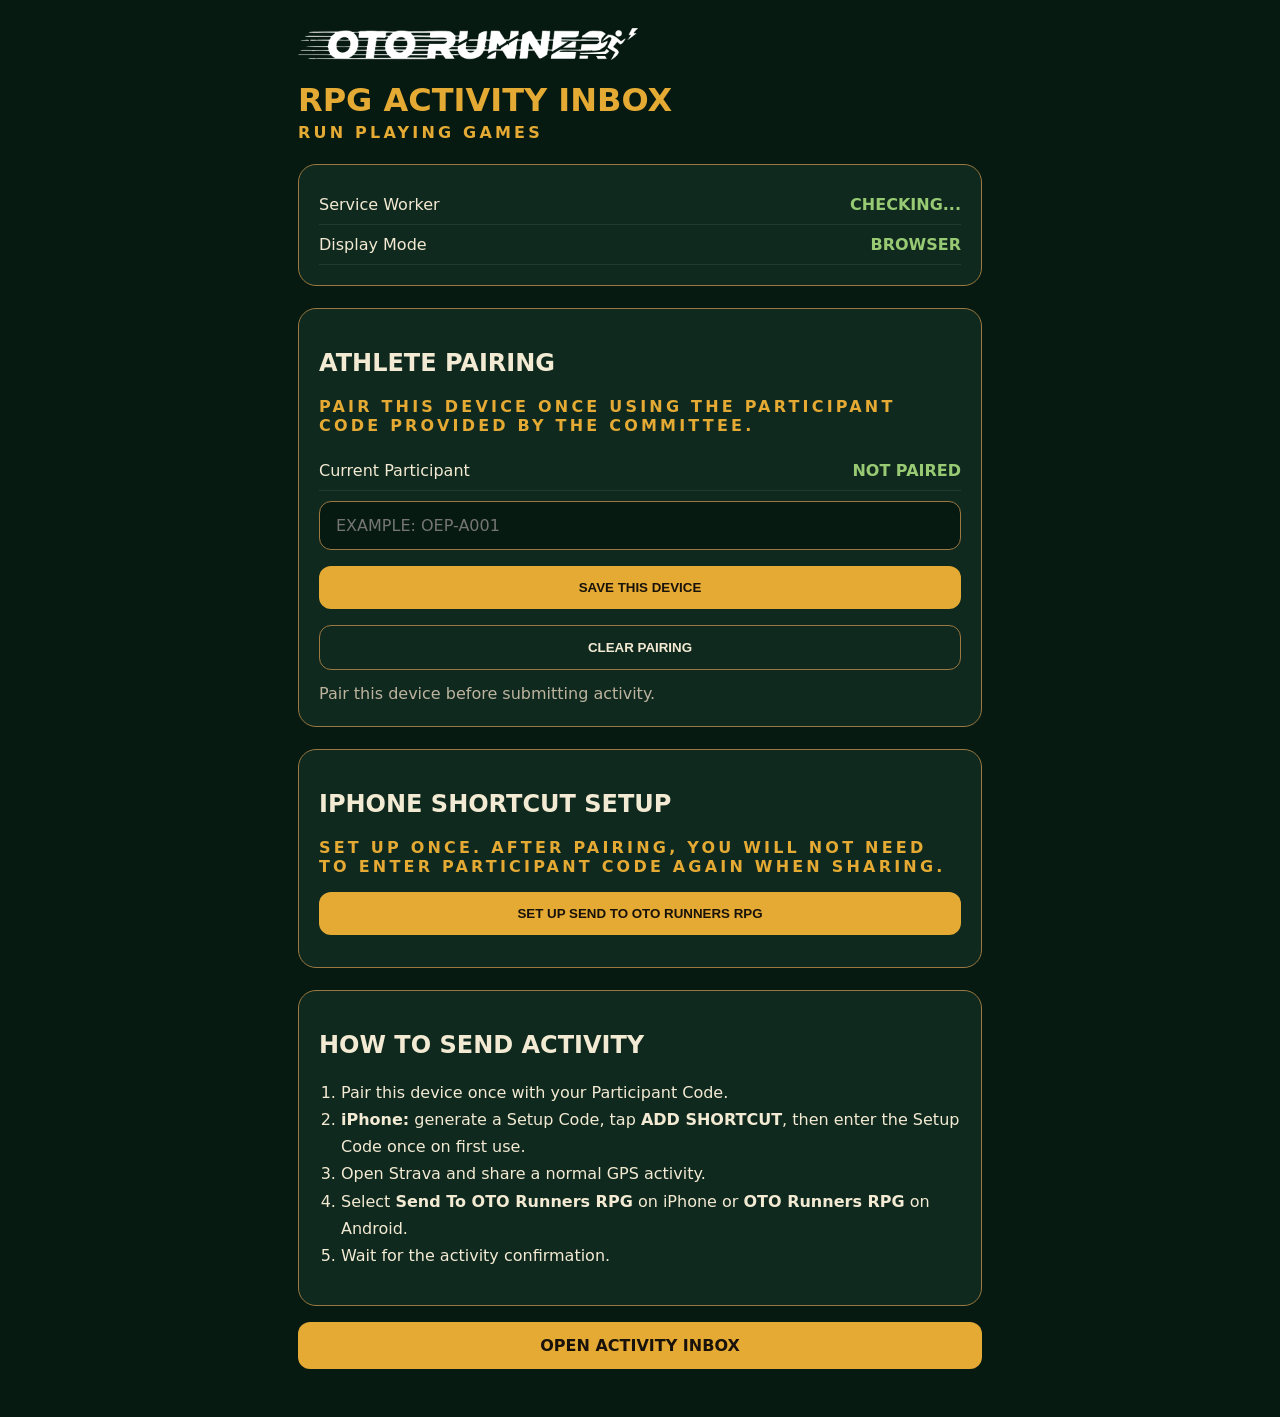
<file: index.html>
<!doctype html>
<html lang="en">
<head>
  <meta charset="utf-8">
  <meta name="viewport" content="width=device-width, initial-scale=1">
  <meta name="theme-color" content="#071a12">

  <title>OTO Runners - RPG — Activity Inbox</title>

  <link rel="manifest" href="./manifest.webmanifest">

  <style>
    :root {
      color-scheme: dark;
      --bg: #071a12;
      --panel: #10291e;
      --line: #9a7840;
      --text: #f3ead3;
      --muted: #bcb49f;
      --accent: #e4aa33;
      --ok: #98ca74;
    }

    * { box-sizing: border-box; }

    body {
      margin: 0;
      font-family: system-ui, -apple-system, BlinkMacSystemFont, "Segoe UI", sans-serif;
      background: var(--bg);
      color: var(--text);
    }

    main {
      max-width: 720px;
      margin: 0 auto;
      padding: 28px 18px 48px;
    }

    h1 {
      margin-bottom: 4px;
      color: var(--accent);
    }

    .brand-logo {
      display: block;
      width: min(100%, 340px);
      height: auto;
      margin: 0 0 18px;
      object-fit: contain;
    }

    .subtitle {
      margin-top: 0;
      color: var(--accent);
      font-weight: 900;
      letter-spacing: .20em;
      text-transform: uppercase;
    }

    .card {
      margin-top: 22px;
      padding: 20px;
      border: 1px solid var(--line);
      border-radius: 18px;
      background: var(--panel);
    }

    .row {
      display: flex;
      justify-content: space-between;
      gap: 16px;
      padding: 10px 0;
      border-bottom: 1px solid rgba(255,255,255,.08);
    }

    .row:last-child {
      border-bottom: 0;
    }

    .value {
      color: var(--ok);
      font-weight: 700;
    }

    button, a.button {
      display: block;
      width: 100%;
      margin-top: 16px;
      padding: 14px 16px;
      border: 0;
      border-radius: 12px;
      background: var(--accent);
      color: #18120a;
      font-weight: 800;
      text-align: center;
      text-decoration: none;
      cursor: pointer;
    }

    ol {
      padding-left: 22px;
      line-height: 1.7;
    }
  
    input[type="text"] {
      width: 100%;
      margin-top: 10px;
      padding: 14px 16px;
      border: 1px solid var(--line);
      border-radius: 12px;
      background: #071a12;
      color: var(--text);
      font: inherit;
      text-transform: uppercase;
    }

    .pair-status {
      margin-top: 12px;
      color: var(--muted);
      line-height: 1.5;
    }

    .pair-status.ok {
      color: var(--ok);
      font-weight: 800;
    }

    .button-secondary {
      background: transparent;
      color: var(--text);
      border: 1px solid var(--line);
    }


    .setup-code-box {
      margin-top: 16px;
      padding: 18px;
      border: 1px dashed var(--line);
      border-radius: 14px;
      background: rgba(7,26,18,.58);
      text-align: center;
    }

    .setup-code-label {
      display: block;
      margin-bottom: 8px;
      color: var(--muted);
      font-size: .82rem;
      font-weight: 800;
      letter-spacing: .12em;
      text-transform: uppercase;
    }

    .setup-code {
      display: block;
      color: var(--accent);
      font-size: clamp(1.8rem, 8vw, 2.5rem);
      font-weight: 950;
      letter-spacing: .08em;
    }

    .setup-note {
      margin: 12px 0 0;
      color: var(--muted);
      line-height: 1.55;
    }

    [hidden] { display: none !important; }

  </style>
</head>

<body>
<main>
  <img class="brand-logo" src="./assets/oto-runners-logo.png" alt="OTO Runners">
  <h1>RPG ACTIVITY INBOX</h1>
  <p class="subtitle">RUN PLAYING GAMES</p>

  <section class="card">
    <div class="row">
      <span>Service Worker</span>
      <span id="swStatus" class="value">CHECKING...</span>
    </div>

    <div class="row">
      <span>Display Mode</span>
      <span id="displayMode" class="value">CHECKING...</span>
    </div>

    <button id="installButton" hidden>
      INSTALL OTO RUNNERS RPG
    </button>
  </section>


  <section class="card">
    <h2>ATHLETE PAIRING</h2>

    <p class="subtitle">
      Pair this device once using the Participant Code provided by the committee.
    </p>

    <div class="row">
      <span>Current Participant</span>
      <span id="currentParticipantCode" class="value">NOT PAIRED</span>
    </div>

    <input
      id="participantCodeInput"
      type="text"
      autocomplete="off"
      placeholder="Example: OEP-A001"
    >

    <button id="savePairingButton">
      SAVE THIS DEVICE
    </button>

    <button id="clearPairingButton" class="button-secondary">
      CLEAR PAIRING
    </button>

    <div id="pairingStatus" class="pair-status"></div>
  </section>

  <section class="card">
    <h2>IPHONE SHORTCUT SETUP</h2>

    <p class="subtitle">
      Set up once. After pairing, you will not need to enter Participant Code again when sharing.
    </p>

    <button id="iphoneSetupButton">
      SET UP SEND TO OTO RUNNERS RPG
    </button>

    <div id="iphoneSetupResult" class="setup-code-box" hidden>
      <span class="setup-code-label">ONE-TIME SETUP CODE</span>
      <strong id="iphoneSetupCode" class="setup-code">—</strong>

      <p id="iphoneSetupNote" class="setup-note">
        Enter this code once inside the Send To OTO Runners RPG Shortcut.
      </p>

      <button id="copySetupCodeButton" class="button-secondary">
        COPY SETUP CODE
      </button>

      <a
        id="addShortcutButton"
        class="button"
        href="https://www.icloud.com/shortcuts/7012f4a7f8344140b1bcced97f42b1c4"
        target="_blank"
        rel="noopener noreferrer"
        hidden
      >
        ADD SHORTCUT
      </a>
    </div>

    <div id="iphoneSetupStatus" class="pair-status"></div>
  </section>


  <section class="card">
    <h2>HOW TO SEND ACTIVITY</h2>

    <ol>
      <li>Pair this device once with your Participant Code.</li>
      <li><strong>iPhone:</strong> generate a Setup Code, tap <strong>ADD SHORTCUT</strong>, then enter the Setup Code once on first use.</li>
      <li>Open Strava and share a normal GPS activity.</li>
      <li>Select <strong>Send To OTO Runners RPG</strong> on iPhone or <strong>OTO Runners RPG</strong> on Android.</li>
      <li>Wait for the activity confirmation.</li>
    </ol>
  </section>

  <a class="button" href="./share.html">
    OPEN ACTIVITY INBOX
  </a>

</main>

<script src="./app.js"></script>
<script src="./pairing.js"></script>

<script>
  function refreshPairingUi() {
    const code =
      getPairedParticipantCode();

    const current =
      document.querySelector(
        "#currentParticipantCode"
      );

    const input =
      document.querySelector(
        "#participantCodeInput"
      );

    const status =
      document.querySelector(
        "#pairingStatus"
      );

    if (code) {
      current.textContent = code;
      input.value = code;
      status.textContent =
        "DEVICE PAIRED ✅";
      status.className =
        "pair-status ok";
    } else {
      current.textContent =
        "NOT PAIRED";
      input.value = "";
      status.textContent =
        "Pair this device before submitting activity.";
      status.className =
        "pair-status";
    }
  }

  document
    .querySelector("#savePairingButton")
    .addEventListener(
      "click",
      () => {
        try {
          const input =
            document.querySelector(
              "#participantCodeInput"
            );

          savePairedParticipantCode(
            input.value
          );

          refreshPairingUi();

        } catch (error) {
          const status =
            document.querySelector(
              "#pairingStatus"
            );

          status.textContent =
            error.message;

          status.className =
            "pair-status";
        }
      }
    );

  document
    .querySelector("#clearPairingButton")
    .addEventListener(
      "click",
      () => {
        clearPairedParticipantCode();
        refreshPairingUi();
      }
    );


  const iphoneSetupButton =
    document.querySelector(
      "#iphoneSetupButton"
    );

  const copySetupCodeButton =
    document.querySelector(
      "#copySetupCodeButton"
    );

  const addShortcutButton =
    document.querySelector(
      "#addShortcutButton"
    );

  let latestIphoneSetupCode = "";


  iphoneSetupButton
    .addEventListener(
      "click",
      async () => {

        const status =
          document.querySelector(
            "#iphoneSetupStatus"
          );

        const resultBox =
          document.querySelector(
            "#iphoneSetupResult"
          );

        const codeEl =
          document.querySelector(
            "#iphoneSetupCode"
          );

        try {

          const participantCode =
            getPairedParticipantCode();


          if (!participantCode) {
            throw new Error(
              "Pair this device first using Participant Code."
            );
          }


          status.textContent =
            "Creating one-time Setup Code...";

          status.className =
            "pair-status";

          iphoneSetupButton.disabled =
            true;


          const result =
            await createIphonePairingSetupCode(
              participantCode
            );


          latestIphoneSetupCode =
            String(
              result.setupCode || ""
            );


          codeEl.textContent =
            latestIphoneSetupCode ||
            "—";


          document.querySelector(
            "#iphoneSetupNote"
          ).textContent =
            "Valid for " +
            String(
              result.expiresInMinutes || 10
            ) +
            " minutes. Enter this code once inside the Send To OTO Runners RPG Shortcut.";


          resultBox.hidden = false;
          addShortcutButton.hidden = false;

          status.textContent =
            "SETUP CODE READY ✅";

          status.className =
            "pair-status ok";

        } catch (error) {

          resultBox.hidden = true;
          addShortcutButton.hidden = true;

          latestIphoneSetupCode = "";

          status.textContent =
            error.message ||
            "Unable to create Setup Code.";

          status.className =
            "pair-status";

        } finally {

          iphoneSetupButton.disabled =
            false;
        }
      }
    );


  copySetupCodeButton
    .addEventListener(
      "click",
      async () => {

        if (!latestIphoneSetupCode) {
          return;
        }


        try {

          await navigator.clipboard.writeText(
            latestIphoneSetupCode
          );


          document.querySelector(
            "#iphoneSetupStatus"
          ).textContent =
            "SETUP CODE COPIED ✅";

        } catch (error) {

          document.querySelector(
            "#iphoneSetupStatus"
          ).textContent =
            "Copy failed. Enter the Setup Code manually.";
        }
      }
    );


  refreshPairingUi();
</script>
</body>
</html>
</file>
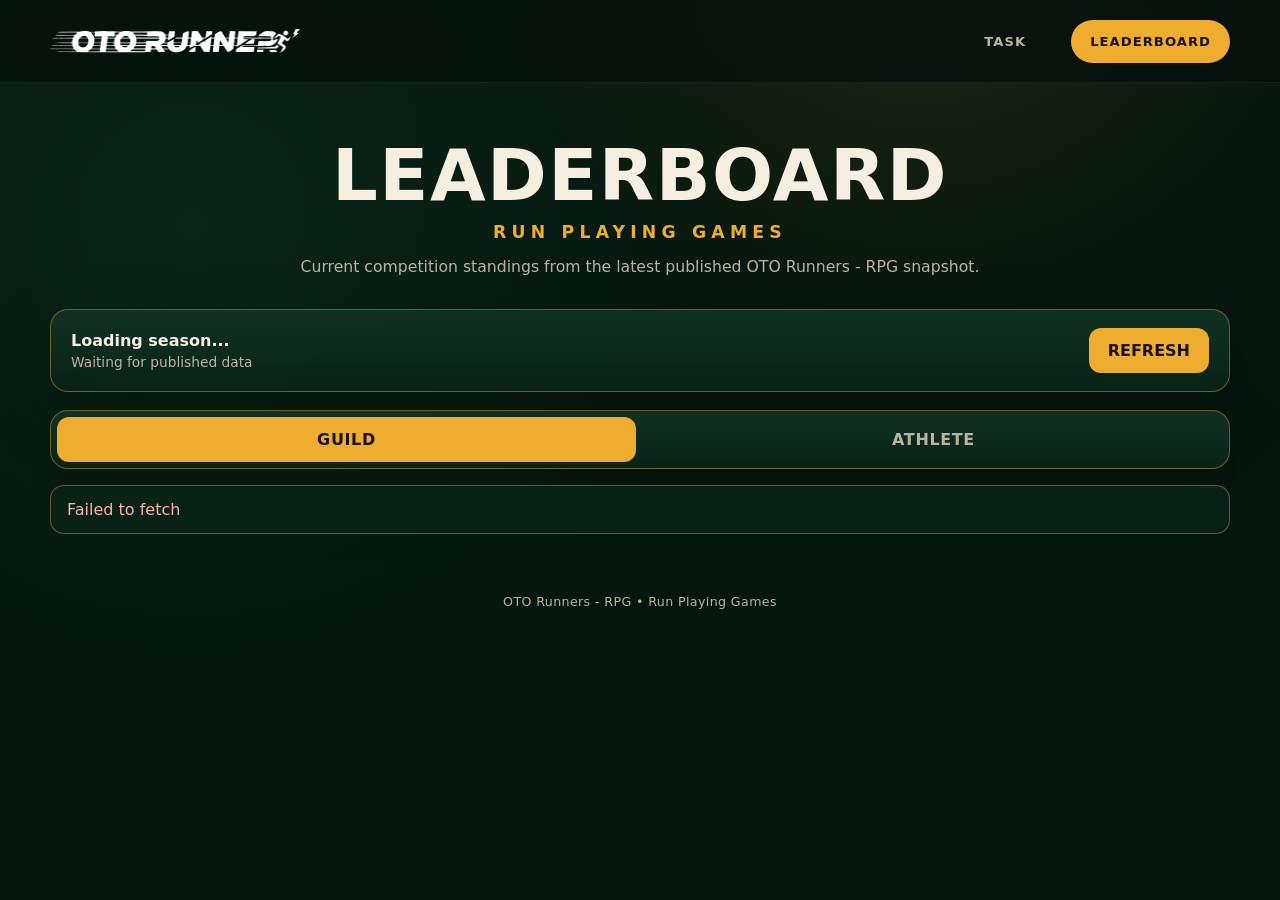
<file: leaderboard.html>
<!doctype html>
<html lang="en">
<head>
  <meta charset="utf-8">
  <meta name="viewport" content="width=device-width, initial-scale=1">
  <meta name="theme-color" content="#06170f">
  <title>OTO Runners - RPG — Leaderboard</title>
  <link rel="stylesheet" href="./participant-site.css">
</head>
<body>
  <header class="site-topbar">
    <div class="site-shell site-topbar-inner">
      <a class="brand-mark" href="./task.html" aria-label="OTO Runners - RPG Task">
        <img src="./assets/oto-runners-logo.png" alt="OTO Runners">
      </a>
      <nav class="site-nav" aria-label="Participant navigation">
        <a href="./task.html">Task</a>
        <a class="active" href="./leaderboard.html" aria-current="page">Leaderboard</a>
      </nav>
    </div>
  </header>

  <main>
    <div class="site-shell">
      <section class="hero">
        <h1>LEADERBOARD</h1>
        <p class="game-title">RUN PLAYING GAMES</p>
        <p class="subtitle">Current competition standings from the latest published OTO Runners - RPG snapshot.</p>
      </section>

      <section class="card toolbar">
        <div class="meta">
          <strong id="seasonName">Loading season...</strong>
          <span id="publishedAt">Waiting for published data</span>
        </div>
        <button id="refreshButton" class="btn" type="button">REFRESH</button>
      </section>

      <nav class="card leader-tabs" aria-label="Leaderboard view">
        <button id="guildTab" class="active" type="button">GUILD</button>
        <button id="athleteTab" type="button">ATHLETE</button>
      </nav>

      <div id="statusBox" class="status">Loading leaderboard...</div>

      <section id="leaderboardContent" hidden>
        <div id="podium" class="podium"></div>
        <div class="card table-card">
          <div class="table-scroll">
            <table>
              <thead id="tableHead"></thead>
              <tbody id="tableBody"></tbody>
            </table>
            <div id="emptyState" class="empty-card" hidden>No published leaderboard data yet.</div>
          </div>
        </div>
      </section>
    </div>
  </main>

  <footer>OTO Runners - RPG • Run Playing Games</footer>

<script>
  const API_URL = "https://script.google.com/macros/s/AKfycbxHBw2BlpR6UdZrUAggLWmUN2SIaw8vIUNK9Rf_ckCm8vXOm0ksYlXgbOep5TLmMamqmA/exec?action=publicLeaderboardSnapshot";
  const state = { mode: "guild", guildLeaderboard: [], athleteLeaderboard: [], meta: {} };
  const el = (id) => document.getElementById(id);
  const number = (value) => { const n = Number(value); return Number.isFinite(n) ? n : 0; };
  const formatNumber = (value, decimals = 0) => number(value).toLocaleString("en-US", { minimumFractionDigits: decimals, maximumFractionDigits: decimals });

  function formatPublishedAt(value) {
    if (!value) return "No publish timestamp";
    const date = new Date(value);
    if (Number.isNaN(date.getTime())) return String(value);
    return "Published " + date.toLocaleString(undefined, { dateStyle: "medium", timeStyle: "short" });
  }

  function setStatus(text, type = "") { el("statusBox").textContent = text; el("statusBox").className = "status" + (type ? " " + type : ""); }
  function getRows() { return state.mode === "guild" ? state.guildLeaderboard : state.athleteLeaderboard; }
  function getName(row) { return state.mode === "guild" ? (row.guildName || row.guildCode || "-") : (row.athleteName || row.athleteCode || "-"); }
  function getSub(row) { return state.mode === "guild" ? (row.guildCode || "") : [row.guildName, row.divisionName].filter(Boolean).join(" · "); }

  function renderPodium(rows) {
    const podium = el("podium"); podium.innerHTML = "";
    rows.slice(0,3).forEach((row,index) => {
      const card = document.createElement("article"); card.className = "card podium-card";
      card.innerHTML = '<div class="podium-rank">#' + String(row.rank || index + 1) + '</div><div class="podium-name"></div><div class="podium-sub"></div><div class="podium-points">' + formatNumber(row.totalPoints) + ' pts</div>';
      card.querySelector(".podium-name").textContent = getName(row);
      card.querySelector(".podium-sub").textContent = getSub(row);
      podium.appendChild(card);
    });
  }

  function renderGuildTable(rows) {
    el("tableHead").innerHTML = "<tr><th>Rank</th><th>Guild</th><th>Athletes</th><th>Points</th><th>Distance</th><th>Activities</th></tr>";
    el("tableBody").innerHTML = rows.map(row => '<tr><td class="rank">#' + formatNumber(row.rank) + '</td><td>' + escapeHtml(row.guildName || row.guildCode || "-") + '</td><td>' + formatNumber(row.athleteCount) + '</td><td class="points">' + formatNumber(row.totalPoints) + '</td><td>' + formatNumber(row.totalDistanceKm,2) + ' km</td><td>' + formatNumber(row.totalActivityCount) + '</td></tr>').join("");
  }

  function renderAthleteTable(rows) {
    el("tableHead").innerHTML = "<tr><th>Rank</th><th>Athlete</th><th>Guild</th><th>Points</th><th>Distance</th><th>Activities</th></tr>";
    el("tableBody").innerHTML = rows.map(row => '<tr><td class="rank">#' + formatNumber(row.rank) + '</td><td>' + escapeHtml(row.athleteName || row.athleteCode || "-") + '</td><td>' + escapeHtml(row.guildName || "-") + '</td><td class="points">' + formatNumber(row.totalPoints) + '</td><td>' + formatNumber(row.totalDistanceKm,2) + ' km</td><td>' + formatNumber(row.totalActivityCount) + '</td></tr>').join("");
  }

  function escapeHtml(value) {
    return String(value ?? "").replace(/[&<>'"]/g, ch => ({"&":"&amp;","<":"&lt;",">":"&gt;","'":"&#39;",'"':"&quot;"}[ch]));
  }

  function render() {
    const rows = getRows();
    el("guildTab").classList.toggle("active", state.mode === "guild");
    el("athleteTab").classList.toggle("active", state.mode === "athlete");
    el("emptyState").hidden = rows.length > 0;
    renderPodium(rows);
    if (state.mode === "guild") renderGuildTable(rows); else renderAthleteTable(rows);
    el("leaderboardContent").hidden = false;
  }

  async function loadLeaderboard() {
    const button = el("refreshButton"); button.disabled = true; button.textContent = "LOADING..."; setStatus("Loading latest published leaderboard...");
    try {
      const response = await fetch(API_URL + "&_=" + Date.now(), { cache: "no-store" });
      const payload = await response.json();
      if (!response.ok || payload.success !== true) throw new Error(payload?.error?.message || "Unable to load leaderboard.");
      state.guildLeaderboard = Array.isArray(payload.guildLeaderboard) ? payload.guildLeaderboard : [];
      state.athleteLeaderboard = Array.isArray(payload.athleteLeaderboard) ? payload.athleteLeaderboard : [];
      state.meta = payload.meta || {};
      el("seasonName").textContent = state.meta.seasonName || state.meta.seasonId || "OTO Runners - RPG";
      el("publishedAt").textContent = formatPublishedAt(state.meta.publishedAt);
      setStatus("Leaderboard loaded.", "ok"); render();
    } catch (error) {
      setStatus(error.message || "Unable to load leaderboard.", "error");
      el("leaderboardContent").hidden = true;
    } finally { button.disabled = false; button.textContent = "REFRESH"; }
  }

  el("guildTab").addEventListener("click", () => { state.mode = "guild"; render(); });
  el("athleteTab").addEventListener("click", () => { state.mode = "athlete"; render(); });
  el("refreshButton").addEventListener("click", loadLeaderboard);
  loadLeaderboard();
</script>
</body>
</html>
</file>
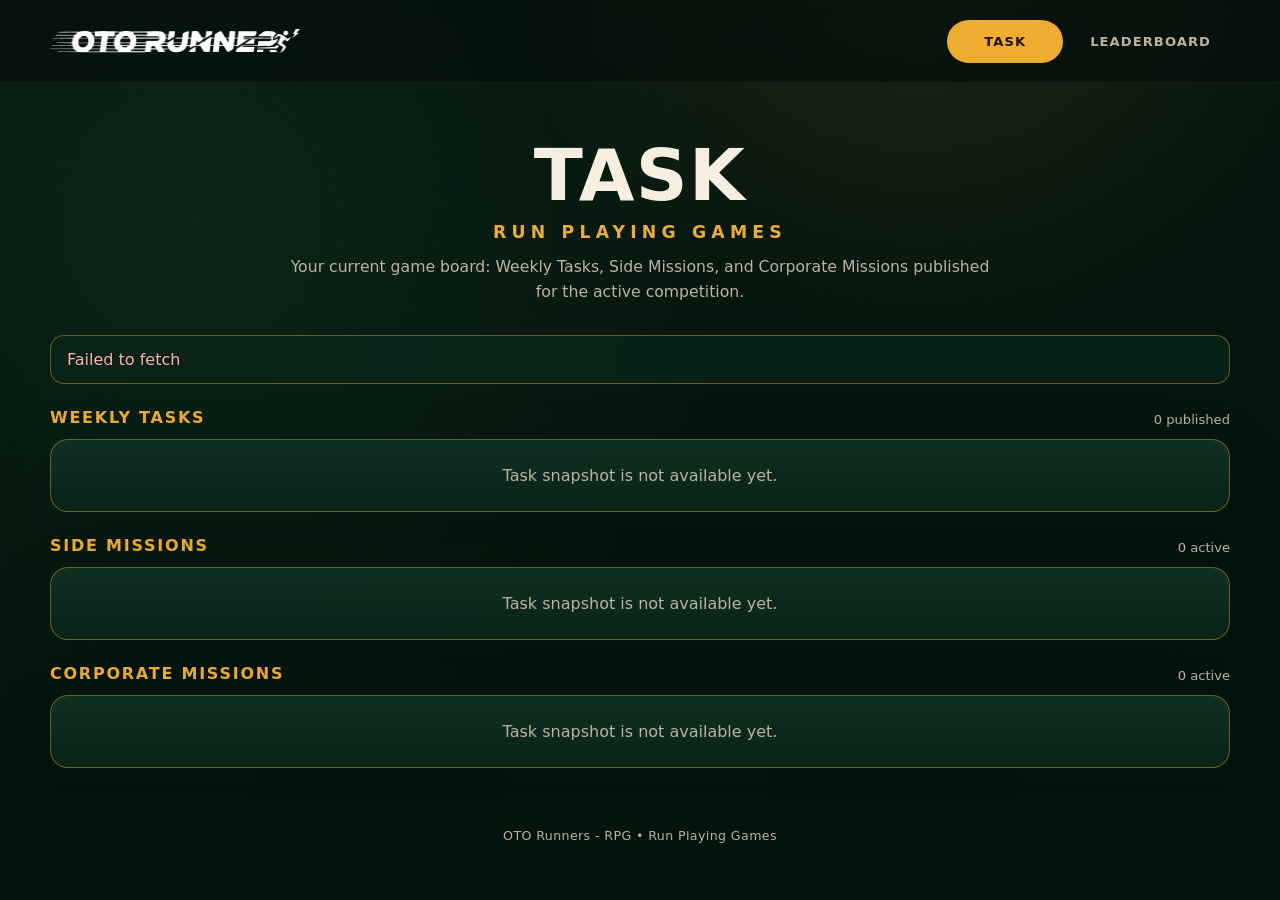
<file: task.html>
<!doctype html>
<html lang="en">
<head>
  <meta charset="utf-8">
  <meta name="viewport" content="width=device-width, initial-scale=1">
  <meta name="theme-color" content="#06170f">
  <title>OTO Runners - RPG — Task</title>
  <link rel="stylesheet" href="./participant-site.css">
</head>
<body>
  <header class="site-topbar">
    <div class="site-shell site-topbar-inner">
      <a class="brand-mark" href="./task.html" aria-label="OTO Runners - RPG Task">
        <img src="./assets/oto-runners-logo.png" alt="OTO Runners">
      </a>
      <nav class="site-nav" aria-label="Participant navigation">
        <a class="active" href="./task.html" aria-current="page">Task</a>
        <a href="./leaderboard.html">Leaderboard</a>
      </nav>
    </div>
  </header>

  <main>
    <div class="site-shell">
      <section class="hero">
        <h1>TASK</h1>
        <p class="game-title">RUN PLAYING GAMES</p>
        <p class="subtitle">Your current game board: Weekly Tasks, Side Missions, and Corporate Missions published for the active competition.</p>
      </section>

      <section id="stageCard" class="card stage-card" hidden>
        <div>
          <div class="stage-label">CURRENT STAGE / WEEK</div>
          <div id="stageName" class="stage-name">-</div>
          <div id="stagePeriod" class="stage-period">-</div>
        </div>
        <div id="stageStatus" class="stage-badge">PUBLISHED</div>
      </section>

      <div id="statusBox" class="status">Loading current tasks...</div>

      <section class="section">
        <div class="section-head"><h2>Weekly Tasks</h2><span id="weeklyCount">0 published</span></div>
        <div id="weeklyGrid" class="grid"></div>
      </section>

      <section class="section">
        <div class="section-head"><h2>Side Missions</h2><span id="sideCount">0 active</span></div>
        <div id="sideGrid" class="grid"></div>
      </section>

      <section class="section">
        <div class="section-head"><h2>Corporate Missions</h2><span id="corporateCount">0 active</span></div>
        <div id="corporateGrid" class="grid"></div>
      </section>
    </div>
  </main>

  <footer>OTO Runners - RPG • Run Playing Games</footer>

<script>
  const API_URL = "https://script.google.com/macros/s/AKfycbxHBw2BlpR6UdZrUAggLWmUN2SIaw8vIUNK9Rf_ckCm8vXOm0ksYlXgbOep5TLmMamqmA/exec?action=publicTaskSnapshot";
  const el = (id) => document.getElementById(id);
  const escapeHtml = (value) => String(value ?? "").replace(/[&<>'"]/g, ch => ({"&":"&amp;","<":"&lt;",">":"&gt;","'":"&#39;",'"':"&quot;"}[ch]));
  const number = (value) => { const n = Number(value); return Number.isFinite(n) ? n : 0; };
  const formatNumber = (value) => number(value).toLocaleString("en-US", { maximumFractionDigits: 2 });

  function setStatus(text,type="") { el("statusBox").textContent=text; el("statusBox").className="status"+(type?" "+type:""); }
  function formatDate(value) {
    if (!value) return "";
    const raw = String(value).trim();

    // Snapshot stage dates may arrive as UTC ISO timestamps that represent
    // midnight in WIB, e.g. 2026-08-02T17:00:00.000Z = 03 Aug 2026 WIB.
    // Always render participant-facing competition dates in Asia/Jakarta.
    const date = new Date(raw);
    if (!Number.isNaN(date.getTime())) {
      return date.toLocaleDateString("en-GB", {
        timeZone: "Asia/Jakarta",
        day: "2-digit",
        month: "short",
        year: "numeric"
      });
    }

    // Safe fallback for plain YYYY-MM-DD values.
    const match = raw.match(/^(\d{4})-(\d{2})-(\d{2})$/);
    if (match) {
      const safeDate = new Date(Date.UTC(
        Number(match[1]),
        Number(match[2]) - 1,
        Number(match[3]),
        12, 0, 0
      ));
      return safeDate.toLocaleDateString("en-GB", {
        timeZone: "Asia/Jakarta",
        day: "2-digit",
        month: "short",
        year: "numeric"
      });
    }

    return raw;
  }
  function period(start,end) { const a=formatDate(start), b=formatDate(end); return a&&b ? a+" – "+b : (a||b||""); }
  function targetLabel(item) {
    if (item.targetValue === "" || item.targetValue === null || item.targetValue === undefined) return "";
    return formatNumber(item.targetValue) + (item.targetUnit ? " " + String(item.targetUnit).replaceAll("_"," ") : "");
  }
  function audienceLabel(type) {
    const t=String(type||"").toUpperCase();
    if (!t || t === "ALL_DIVISIONS") return "All Participants";
    if (t === "SELECTED_GUILDS") return "Selected Guilds";
    if (t === "SELECTED_DIVISIONS") return "Selected Divisions";
    return t.replaceAll("_"," ");
  }
  function cardHtml(item,kind) {
    let points = kind === "weekly" ? item.points : (kind === "side" ? item.defaultPoints : item.rewardPoints);
    let target = kind === "side" ? "" : targetLabel(item);
    let p = kind === "weekly" ? "" : period(item.startDate,item.endDate);
    let kicker = kind === "weekly" ? (item.ruleType || "WEEKLY TASK") : (kind === "side" ? (item.code || "SIDE MISSION") : (item.code || "CORPORATE MISSION"));
    let audience = kind === "side" ? "" : audienceLabel(item.appliesToType);
    return '<article class="card challenge-card">' +
      '<div class="challenge-kicker">'+escapeHtml(kicker)+'</div>' +
      '<h3>'+escapeHtml(item.name||"Untitled")+'</h3>' +
      '<p class="challenge-desc">'+escapeHtml(item.description||"Complete this challenge during the active period.")+'</p>' +
      '<div class="challenge-stats">' +
        (target ? '<span class="pill">Target <strong>'+escapeHtml(target)+'</strong></span>' : '') +
        (points !== "" && points !== null && points !== undefined ? '<span class="pill"><strong>'+formatNumber(points)+'</strong> pts</span>' : '') +
        (audience ? '<span class="pill">'+escapeHtml(audience)+'</span>' : '') +
      '</div>' +
      (p ? '<div class="challenge-period">'+escapeHtml(p)+'</div>' : '') +
    '</article>';
  }
  function emptyHtml(message) { return '<div class="card empty-card">'+escapeHtml(message)+'</div>'; }
  function renderList(id, items, kind, emptyMessage) { el(id).innerHTML = items.length ? items.map(item=>cardHtml(item,kind)).join("") : emptyHtml(emptyMessage); }

  async function loadTasks() {
    setStatus("Loading current published tasks...");
    try {
      const response=await fetch(API_URL+"&_="+Date.now(),{cache:"no-store"});
      const payload=await response.json();
      if(!response.ok||payload.success!==true) throw new Error(payload?.error?.message||"Unable to load task snapshot.");
      const snapshot=payload.challengeSnapshot||{};
      const stage=snapshot.stage||null;
      const weekly=Array.isArray(snapshot.weeklyTasks)?snapshot.weeklyTasks:[];
      const side=Array.isArray(snapshot.sideMissions)?snapshot.sideMissions:[];
      const corporate=Array.isArray(snapshot.corporateMissions)?snapshot.corporateMissions:[];
      if(stage) {
        el("stageCard").hidden=false;
        el("stageName").textContent=stage.stageName||stage.name||stage.stageId||"Current Stage";
        el("stagePeriod").textContent=period(stage.startDate,stage.endDate)||"Current competition period";
        el("stageStatus").textContent=String(stage.status||"PUBLISHED").toUpperCase();
      } else { el("stageCard").hidden=true; }
      el("weeklyCount").textContent=weekly.length+" published";
      el("sideCount").textContent=side.length+" active";
      el("corporateCount").textContent=corporate.length+" active";
      renderList("weeklyGrid",weekly,"weekly","No published Weekly Task for the current stage.");
      renderList("sideGrid",side,"side","No active Side Mission right now.");
      renderList("corporateGrid",corporate,"corporate","No active Corporate Mission right now.");
      const publishedAt=snapshot.publishedAt||payload.meta?.publishedAt||"";
      setStatus("Task board loaded"+(publishedAt ? " • snapshot " + new Date(publishedAt).toLocaleString() : "")+".","ok");
    } catch(error) {
      setStatus(error.message||"Unable to load task snapshot.","error");
      renderList("weeklyGrid",[],"weekly","Task snapshot is not available yet.");
      renderList("sideGrid",[],"side","Task snapshot is not available yet.");
      renderList("corporateGrid",[],"corporate","Task snapshot is not available yet.");
    }
  }
  loadTasks();
</script>
</body>
</html>
</file>
<file: participant-site.css>
:root {
  color-scheme: dark;
  --bg: #06170f;
  --bg-deep: #04110b;
  --panel: rgba(13, 41, 29, 0.9);
  --panel-2: rgba(16, 50, 35, 0.92);
  --line: rgba(239, 173, 47, 0.42);
  --line-soft: rgba(255, 255, 255, 0.08);
  --text: #f6efdf;
  --muted: #bcb39e;
  --accent: #efad2f;
  --accent-soft: rgba(239,173,47,.12);
  --ok: #9ccd75;
  --danger: #ffb0a5;
  --shadow: 0 24px 70px rgba(0,0,0,.20);
}
* { box-sizing: border-box; }
html { min-height: 100%; background: var(--bg-deep); }
body {
  margin: 0;
  min-height: 100vh;
  font-family: system-ui, -apple-system, BlinkMacSystemFont, "Segoe UI", sans-serif;
  background:
    radial-gradient(circle at 72% -10%, rgba(239,173,47,.11), transparent 27rem),
    radial-gradient(circle at 15% 25%, rgba(41,99,65,.18), transparent 34rem),
    linear-gradient(180deg, #06170f 0%, #04150d 100%);
  color: var(--text);
}
a { color: inherit; }
.site-shell { width: min(1180px, calc(100% - 32px)); margin: 0 auto; }
.site-topbar {
  border-bottom: 1px solid rgba(255,255,255,.06);
  background: rgba(4,17,11,.76);
  backdrop-filter: blur(10px);
  position: sticky;
  top: 0;
  z-index: 10;
}
.site-topbar-inner {
  min-height: 82px;
  display: flex;
  align-items: center;
  justify-content: space-between;
  gap: 24px;
}
.brand-mark { display: inline-flex; align-items: center; text-decoration: none; }
.brand-mark img { display:block; width: min(250px, 36vw); height: auto; max-height: 44px; object-fit: contain; object-position:left center; }
.site-nav { display: flex; align-items: center; gap: 8px; }
.site-nav a {
  min-width: 116px;
  padding: 13px 18px;
  border-radius: 999px;
  text-decoration: none;
  text-align: center;
  color: var(--muted);
  font-size: .82rem;
  font-weight: 900;
  letter-spacing: .08em;
  text-transform: uppercase;
  border: 1px solid transparent;
}
.site-nav a:hover { color: var(--text); border-color: rgba(239,173,47,.24); }
.site-nav a.active { color: #1b1307; background: var(--accent); }
main { padding: 58px 0 56px; }
.hero { text-align: center; margin-bottom: 30px; }
.hero-logo { width: min(230px, 54vw); max-height: 52px; object-fit: contain; margin-bottom: 22px; }
.hero h1 { margin:0; font-size: clamp(2.3rem, 7vw, 4.5rem); line-height:.95; letter-spacing:.02em; color:var(--text); }
.hero .game-title { margin: 13px 0 0; color: var(--accent); font-weight: 900; letter-spacing: .30em; font-size: clamp(.78rem, 2.6vw, 1.08rem); text-transform: uppercase; }
.hero .subtitle { margin: 12px auto 0; max-width: 720px; color: var(--muted); line-height: 1.6; font-size: .98rem; }
.card {
  border: 1px solid var(--line);
  border-radius: 18px;
  background: linear-gradient(180deg, rgba(17,50,36,.94), rgba(10,36,25,.94));
  box-shadow: var(--shadow);
}
.toolbar {
  display:flex; align-items:center; justify-content:space-between; gap:16px;
  padding: 18px 20px;
}
.meta strong { display:block; font-size:1rem; }
.meta span { display:block; margin-top:4px; color:var(--muted); font-size:.86rem; }
.btn {
  border:1px solid rgba(239,173,47,.65); border-radius:12px; padding:12px 18px;
  background:var(--accent); color:#1b1307; font:inherit; font-weight:900; cursor:pointer;
}
.btn:disabled { opacity:.6; cursor:wait; }
.status { margin-top: 16px; padding:14px 16px; border:1px solid var(--line); border-radius:14px; background:rgba(10,36,25,.84); color:var(--muted); }
.status.ok { color:var(--ok); }
.status.error { color:var(--danger); }
.section { margin-top: 24px; }
.section-head { display:flex; align-items:end; justify-content:space-between; gap:14px; margin-bottom:12px; }
.section-head h2 { margin:0; color:var(--accent); font-size:1rem; letter-spacing:.11em; text-transform:uppercase; }
.section-head span { color:var(--muted); font-size:.82rem; }
.grid { display:grid; grid-template-columns:repeat(3,minmax(0,1fr)); gap:14px; }
.challenge-card { min-height: 205px; padding:20px; position:relative; overflow:hidden; }
.challenge-card::after { content:""; position:absolute; inset:auto -50px -65px auto; width:150px; height:150px; border-radius:50%; background:rgba(239,173,47,.055); }
.challenge-kicker { color:var(--muted); font-size:.72rem; font-weight:900; letter-spacing:.12em; text-transform:uppercase; }
.challenge-card h3 { margin:10px 0 6px; font-size:1.12rem; line-height:1.25; }
.challenge-desc { min-height:42px; margin:0; color:var(--muted); line-height:1.45; font-size:.88rem; }
.challenge-stats { display:flex; flex-wrap:wrap; gap:8px; margin-top:18px; }
.pill { padding:8px 10px; border-radius:999px; border:1px solid rgba(239,173,47,.30); background:rgba(239,173,47,.08); color:var(--text); font-size:.78rem; font-weight:800; }
.pill strong { color:var(--accent); }
.challenge-period { margin-top:14px; color:var(--muted); font-size:.78rem; }
.stage-card { padding:20px; display:grid; grid-template-columns:1fr auto; align-items:center; gap:20px; }
.stage-label { color:var(--accent); font-size:.72rem; font-weight:900; letter-spacing:.12em; text-transform:uppercase; }
.stage-name { margin-top:7px; font-size:1.35rem; font-weight:900; }
.stage-period { margin-top:5px; color:var(--muted); font-size:.88rem; }
.stage-badge { border:1px solid rgba(156,205,117,.4); color:var(--ok); background:rgba(156,205,117,.08); border-radius:999px; padding:9px 12px; font-size:.76rem; font-weight:900; }
.empty-card { grid-column:1/-1; padding:26px 20px; color:var(--muted); text-align:center; }
.leader-tabs { display:grid; grid-template-columns:1fr 1fr; gap:8px; margin-top:18px; padding:6px; }
.leader-tabs button { border:0; border-radius:12px; padding:13px; background:transparent; color:var(--muted); font:inherit; font-weight:900; letter-spacing:.04em; cursor:pointer; }
.leader-tabs button.active { background:var(--accent); color:#1b1307; }
.podium { display:grid; grid-template-columns:repeat(3,minmax(0,1fr)); gap:14px; margin-top:18px; }
.podium-card { min-height:132px; padding:18px; }
.podium-rank { color:var(--accent); font-weight:900; }
.podium-name { margin-top:12px; font-size:1.05rem; font-weight:900; overflow-wrap:anywhere; }
.podium-sub { margin-top:4px; color:var(--muted); font-size:.86rem; }
.podium-points { margin-top:12px; color:var(--ok); font-size:1.08rem; font-weight:900; }
.table-card { margin-top:18px; overflow:hidden; }
.table-scroll { overflow-x:auto; }
table { width:100%; min-width:720px; border-collapse:collapse; }
th,td { padding:14px 16px; text-align:left; border-bottom:1px solid var(--line-soft); white-space:nowrap; }
th { color:var(--muted); font-size:.74rem; text-transform:uppercase; letter-spacing:.06em; }
td { font-size:.91rem; }
tbody tr:last-child td { border-bottom:0; }
.rank { color:var(--accent); font-weight:900; }
.points { color:var(--ok); font-weight:900; }
footer { padding: 4px 0 34px; color:var(--muted); font-size:.79rem; text-align:center; letter-spacing:.03em; }
[hidden]{display:none!important}
@media(max-width:820px){
  .grid,.podium{grid-template-columns:1fr 1fr}
  .site-topbar-inner{min-height:72px}
  .brand-mark img{width:min(205px,43vw);max-height:36px}
}
@media(max-width:640px){
  .site-shell{width:min(100% - 22px,1180px)}
  .site-topbar-inner{align-items:center;gap:10px}
  .brand-mark img{width:min(165px,40vw)}
  .site-nav{gap:4px}
  .site-nav a{min-width:auto;padding:10px 12px;font-size:.72rem}
  main{padding-top:38px}
  .grid,.podium{grid-template-columns:1fr}
  .toolbar,.stage-card{grid-template-columns:1fr;display:grid;align-items:stretch}
  .toolbar .btn{width:100%}
  .stage-badge{justify-self:start}
}
</file>
